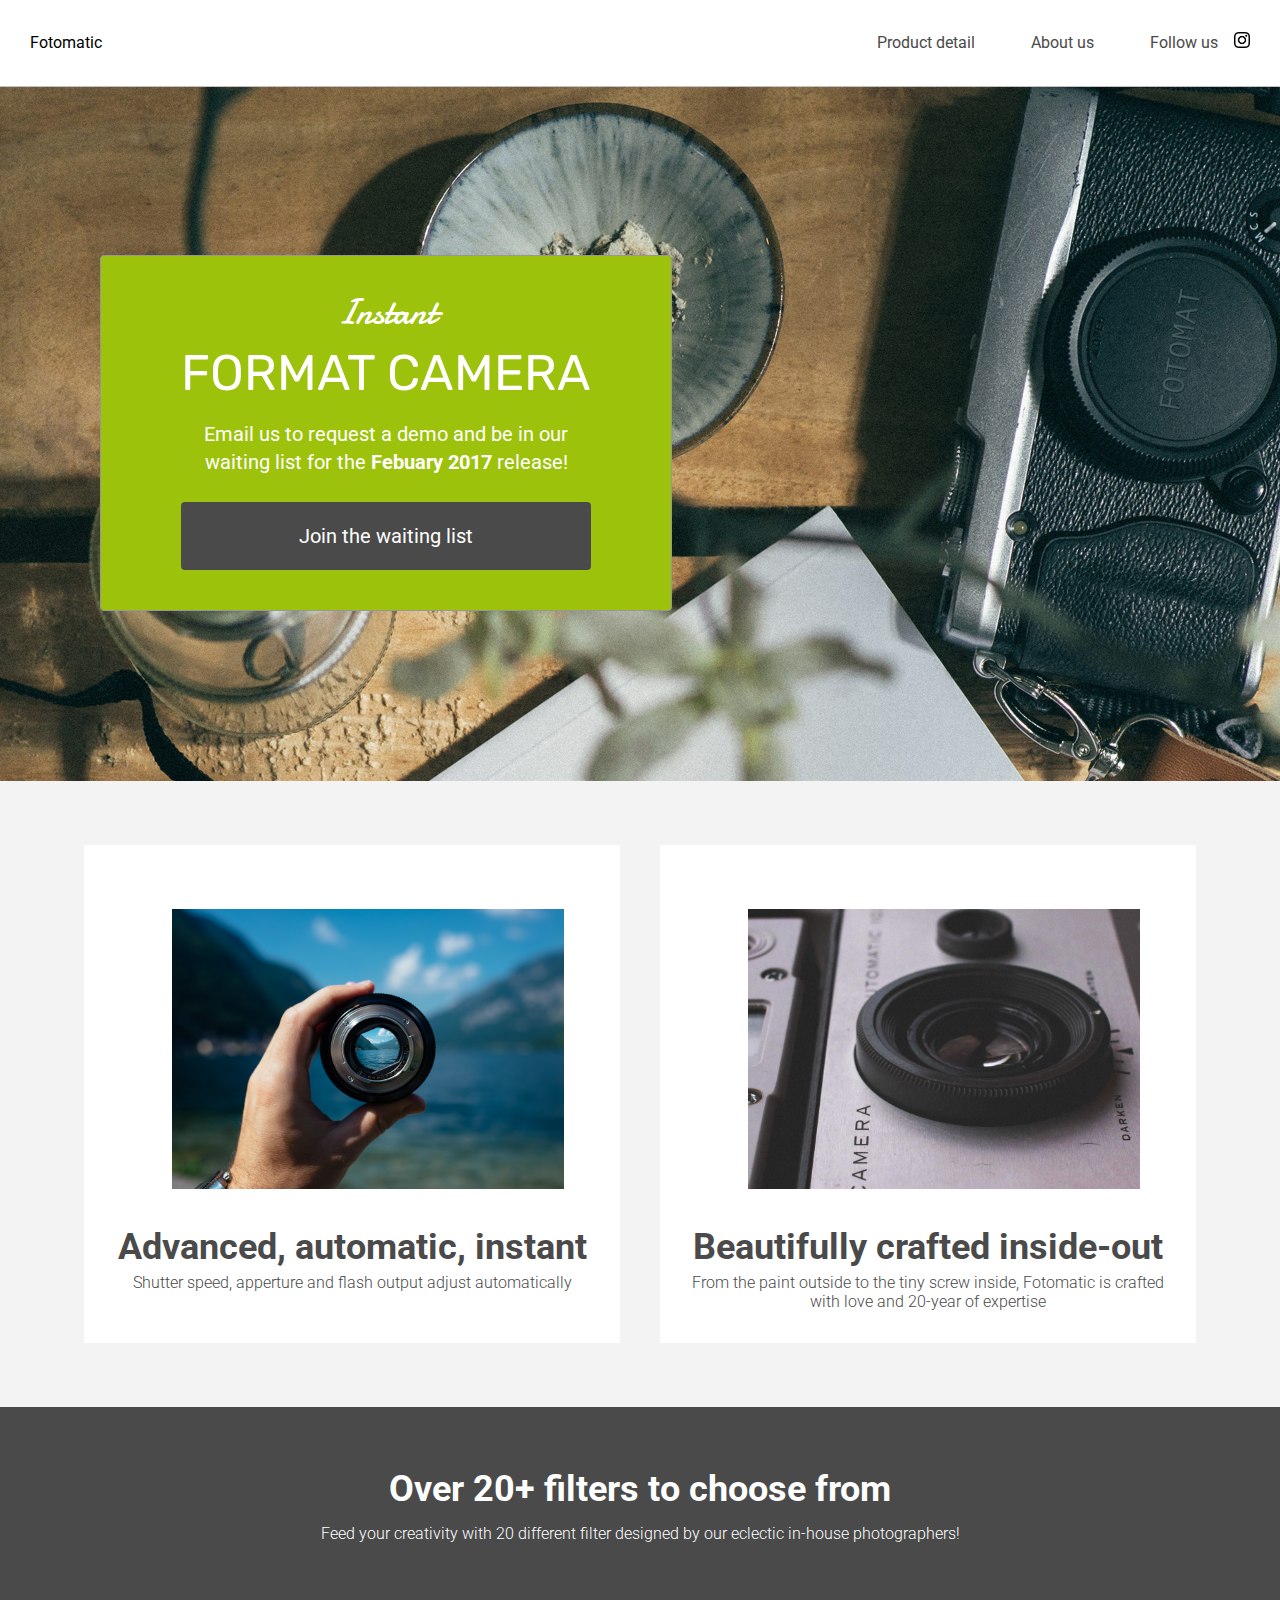
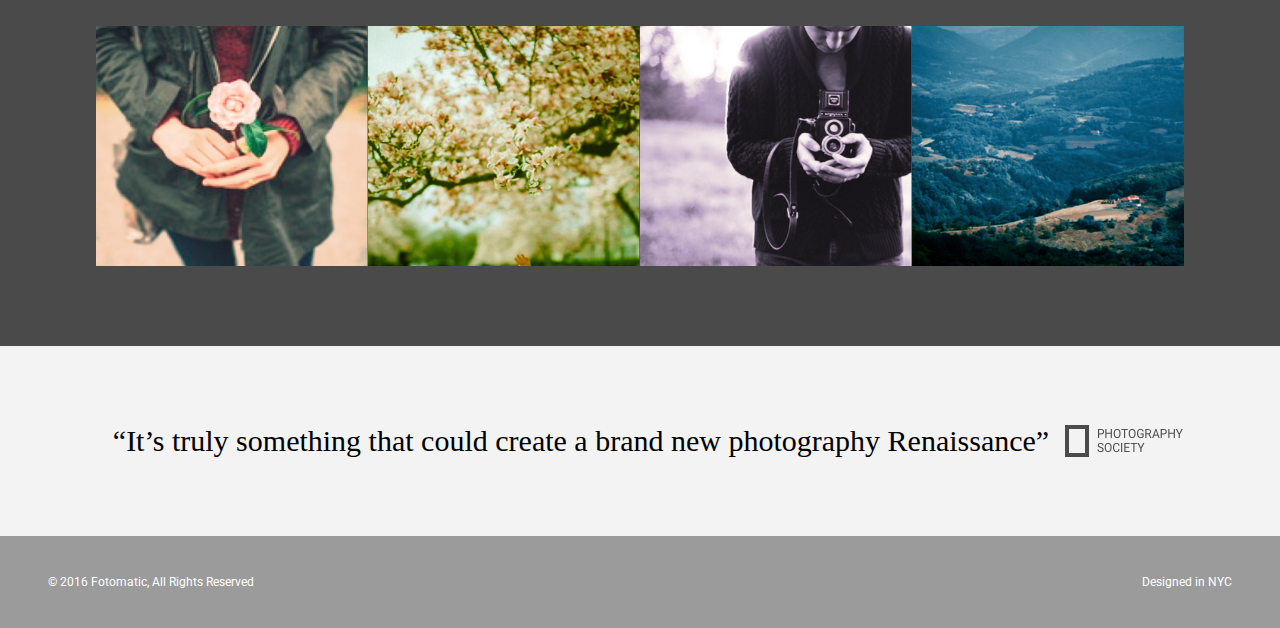
<file: index.html>
<!DOCTYPE html>
<html>
<head>
  <meta charset="utf-8">
  <meta name="viewport" content="width=device-width, maximum-scale=2, minimum-scale=0.5">
  <link href="https://fonts.googleapis.com/css?family=Damion" rel="stylesheet">
  <link href="https://fonts.googleapis.com/css?family=Rubik" rel="stylesheet">
  <link href="https://fonts.googleapis.com/css?family=Roboto:300,400,600,700" rel="stylesheet">
  <link rel="stylesheet" href="./resources/css/reset.css">
  <link rel="stylesheet" href="./resources/css/style.css">
</head>
<body>
  <!-- Header -->
  <header>
    <div class="content">
      <a href="index.html" class="desktop logo">Fotomatic</a>
      <nav class="desktop">
        <ul>
          <li><a href="#">Product detail</a></li>
          <li><a href="#">About us</a></li>
          <li><a href="https://www.instagram.com/">Follow us <img class="icon" src="./resources/images/instagram.png"></a></li>
        </ul>
      </nav>
      <nav class="mobile">
        <ul>
          <li><a href="#"><img src="./resources/images/ic-logo.svg"></a></li>
          <li><a href="#"><img src="./resources/images/ic-product-detail.svg"></a></li>
          <li><a href="#"><img src="./resources/images/ic-about-us.svg"></a></li>
          <li><a href="#" class="button">Join us</a></li>
        </ul>
      </nav>
    </div>
  </header>

  <!-- Main Content -->
  <div class="main-content">

    <!-- Sign Up Section -->
    <div id="sign-up-section" class="banner">
      <div id="sign-up-cta">
        <div class="content center">
          <div class="header">
            <h2 class="cursive">Instant</h2>
            <h1 class="striking">FORMAT CAMERA</h1>
          </div>
          <div class="email">
            <span>
              Email us to request a demo and be in our waiting list for the <strong>Febuary 2017</strong> release!
            </span>
            <div class="button">Join the waiting list</div>
          </div>
        </div>
      </div>
    </div>

    <!-- Features Section -->

    <div id="features-section">
      <div class="feature">
        <div class="center">
          <div class="image-container">
            <img src="resources/images/feature-1.png" />
          </div>
          <div class="content">
            <h2>Advanced, automatic, instant</h2>
            <h3>Shutter speed, apperture and flash output adjust automatically</h3>
          </div>
        </div>
      </div>
      <div class="feature">
        <div class="center">
          <div class="image-container">
            <img src="resources/images/feature-2.png" />
          </div>
          <div class="content">
            <h2>Beautifully crafted inside-out</h2>
            <h3>From the paint outside to the tiny screw inside, Fotomatic is crafted with love and 20-year of expertise</h3>
          </div>
        </div>
      </div>
    </div>
    <!-- Filters Section -->
    <div id="filters-section">
      <div class="content center">
        <h2>Over 20+ filters to choose from</h2> <br>
        <h3>Feed your creativity with 20 different filter designed by our eclectic in-house photographers!</h3>
      </div>
      <div class="images-container">
        <div class="image-container">
          <img src="./resources/images/filter-1.png" />
        </div>
        <div class="image-container">
          <img src="./resources/images/filter-2.png" />
        </div>
        <div class="image-container">
          <img src="./resources/images/filter-3.png" />
        </div>
        <div class="image-container extra">
          <img src="./resources/images/filter-4.png" />
        </div>
      </div>
    </div>

    <!-- Quotes Section -->

    <div id="quotes-section">
      <div class="content center">
        <span class="quote">“It’s truly something that could create a brand new photography Renaissance”</span>
        <img class="quote-citation" src="./resources/images/photography-logo.png" />
      </div>
    </div>

    <!-- Footer -->
    <footer>
      <div class="content">
        <span class="copyright">&copy 2016  Fotomatic, All Rights Reserved</span>
        <span class="location">Designed in NYC</span>
      </div>
    </footer>

  </div>
</body>
</html>
</file>
<file: resources/css/style.css>
﻿/* Universal Styles */

html {
  font-family: "Roboto", sans-serif;
  font-size: 16px;
}

body{
    width: 100%;
    height: 100%;
    margin: 0px;
    padding: 0px;
    overflow-x: hidden;
}

.main-content {
  position: relative;
  top: 5.3125rem; /* To offset for fixed header. */
}

.center {
  text-align: center;
}

.button {
  border-radius: 4px;
  background-color: #4a4a4a;
  color: white;
}

.image-container {
  overflow: hidden;
}

.image-container img {
  display: block;
}

.banner{
    background-image: url("../images/banner-landingpage.jpg");
}

#sign-up-cta{
    margin: 10.625rem 6.25rem;
}

header{
    position: fixed;
    z-index: 100;
    width: 100%;
    border-bottom: solid 1px #c6c1c1;
    background-color: white;
}

header .content{
    display: flex;
    justify-content: space-between;
    align-items: center;
}

#features-section{
   display: flex;
   justify-content: space-around;
   padding: 4rem 0;
   background-color: #f3f3f3;
}

.feature{
    flex: 1;
    margin: 0 1.25rem;
    padding: 2rem;
    background-color: white;
}

#features-section .image-container img{
    margin: 32px 32px 40px 32px;
    width: 25rem;
    height: 17.5rem;
}

#filters-section{

}

#filters-section .images-container{
    display: flex;
   flex-direction: row;
   justify-content: center;
   margin: 5rem 1% 1rem 1%;
}

#filters-section .image-container img{
    width: 21rem;
    height: 19rem;
}

#quotes-section .center{
    display: flex;
    align-items: center;
    justify-content: center;
    width: 100%;
    height: 190px;
}

.quote{
    font-family: Paladino-italic;
    padding: 0 1rem;
    font-size: 30px;
}

footer .copyright{
    font-size: 12px;
    margin: 1rem;
}

footer .location{
    font-size: 12px;
    margin: 1rem;
}

@media only screen and (max-width: 760px) {
  .main-content {
    top: 2.5625rem;
  }
}

/* Header */

header {
  position: fixed;
  width: 100%;
  border-bottom: solid 1px #c6c1c1;
  background-color: white;
}

header .content {
  display: flex;
  align-items: center;
  padding: 1.875rem;
}

header .logo {
  flex: 1;
}

header nav ul {
  display: flex;
}

nav li {
  padding-left: 3.5rem;
}

nav a {
  vertical-align: bottom;
  line-height: 1.6;
  font-size: 1rem;
  color: #4a4a4a;
}

header .icon {
  width: 1rem;
  padding-left: .75rem;
}

header .mobile {
  display: none;
}

@media only screen and (max-width: 760px) {
  header .desktop {
    display: none;
  }

  header .mobile {
    display: block;
    width: 100%;
  }

  header .content {
    padding: .5rem 0;
  }

  header .mobile ul {
    display: flex;
    justify-content: space-around;
    align-items: center;
    width: 100%;
  }

  header .mobile li {
    padding: 0;
  }

  header .mobile .button {
    padding: .1875rem .5rem;
    background-color: #9dc20b;
    line-height: 1.6;
    color: white;
  }
}

/* Sign Up Section */

#sign-up-section {
  display: flex;
  justify-content: flex-start;
  align-items: flex-start;
  height: 43.5rem;
}

#sign-up-cta {
  padding: 0 5rem 2.5rem 5rem;
  border: solid 1px #979797;
  border-radius: 4px;
  background-color: #9dc20b;
}

#sign-up-cta .content {
  width: 25.625rem;
  margin-top: 2rem;
  font-family: "Roboto", sans-serif;
  font-size: 1.25rem;
  line-height: 1.4;
  color: white;
}

#sign-up-cta h1 {
  font-size: 3.125rem;
}

#sign-up-cta h2 {
  font-size: 2.25rem;
}

#sign-up-cta span strong {
  font-weight: bold;
}

#sign-up-cta .cursive {
  font-family: "Damion", cursive;
}

#sign-up-cta .striking {
  font-family: "Rubik", sans-serif;
  padding-bottom: .75rem;
}

#sign-up-cta .button {
  margin-top: 1.625rem;
  padding: 1.25rem 7.25rem;
}

@media only screen and (max-width: 760px) {
  #sign-up-section {
    align-items: center;
    justify-content: center;
    height: 28rem;
  }

  #sign-up-cta {
    position: static;
    width: auto;
    height: auto;
    background-color: transparent;
    border: none;
  }

  #sign-up-cta .content {
    margin-top: 0;
  }

  #sign-up-cta .email {
    display: none;
  }

  #sign-up-cta h1 {
    font-size: 3.125rem;
  }

  #sign-up-cta h2 {
    font-size: 2.25rem;
  }
}

@media only screen and (max-width: 450px) {
  #sign-up-section {
    height: 20rem;
  }

  #sign-up-cta h1 {
    font-size: 2.25rem;
  }

  #sign-up-cta h2 {
    font-size: 2rem;
  }
}

/* Features Section */

#features-section {
  display: flex;
  justify-content: space-between;
  padding: 4rem 5%;
  background-color: #f3f3f3;
}

.feature {
  flex: 1;
  padding: 2rem;
  margin: 0px 1.25rem;
  background-color: white;
}

.feature .image-container {
  width: 90%;
  height: 65%;
  margin: 0 auto;
}

.feature h2 {
  padding-bottom: .5rem;
  font-size: 2.25rem;
  font-weight: bold;
  color: #4a4a4a;
}

.feature h3 {
  font-size: 1rem;
  line-height: 1.2;
  font-weight: 300;
  color: #4a4a4a;
}

@media only screen and (max-width: 760px) {
  .feature h2 {
    font-size: 1.125rem;
    line-height: 1.3;
    font-weight: normal;
  }

  .feature h3 {
    font-size: .875rem;
    line-height: 1.4;
  }
}

@media only screen and (max-width: 450px) {
  #features-section {
    flex-flow: column;
    padding: 0;
  }

  .feature {
    margin: 0;
    padding: 1.25rem 1rem 0 1rem;
  }
}

/* Filters Section */

#filters-section {
  padding: 4rem 0;
  background-color: #4a4a4a;
}

#filters-section .content {
  padding: 0 .625rem;
  margin-bottom: 5rem;
}

#filters-section .content h2 {
  font-size: 2.25rem;
  font-weight: bold;
  color: white;
}

#filters-section .content h3 {
  font-size: 1rem;
  line-height: 1.4;
  font-weight: 300;
  color: white;
}

#filters-section .images-container {
  max-width: 100%;
  padding: 0 1%;
}

#filters-section .image-container img{
    width: 17rem;
    height: 15rem;
}

@media only screen and (max-width: 760px) {
  #filters-section {
    padding: 1.5rem 0 0 0;
  }

  #filters-section .content {
    margin-bottom: 1rem;
  }

  #filters-section .content h2 {
    padding-bottom: .625rem;
    font-size: 1.125rem;
    line-height: 1.3;
    font-weight: normal;
  }

  #filters-section .content h3 {
    font-size: .875rem;
    line-height: 1.4;
  }

  #filters-section .images-container {
    padding: 0;
    align-items: stretch;
  }

  #filters-section .extra {
    display: none;
  }
}

@media only screen and (max-width: 450px){
  #filters-section .image-container img{
    width: 10rem;
    height: 8rem;
}
}

/* Quotes Section */

#quotes-section {
  background-color: #f3f3f3;
}

#quotes-section content {
  padding: 5rem 0;
}

#quotes-section quote {
  padding-right: 1.875rem;
  font-family: "Palatino", serif;
  font-size: 1.875rem;
  line-height: 1.1;
  font-style: italic;
  color: #4a4a4a;
}

#quotes-section quote-citation {
  height: 1.875rem;
}

@media only screen and (max-width: 760px) {
  #quotes-section content {
    padding: 1.875rem .625rem;
  }

  #quotes-section quote {
    font-size: 1.5rem;
    line-height: 1.4;
  }

  #quotes-section quote-citation {
    display: block;
    padding-top: 1rem;
    margin: auto;
  }
}

/* Footer */

footer {
  background-color: #9b9b9b;
  padding: 1.5rem 2rem;
}

footer .content {
  color: white;
  display: flex;
  font-size: .75rem;
}

footer .copyright {
  flex-grow: 1;
}

@media only screen and (min-width: 450px) {
  footer .content {
    font-size: .625rem;
  }
  }
</file>
